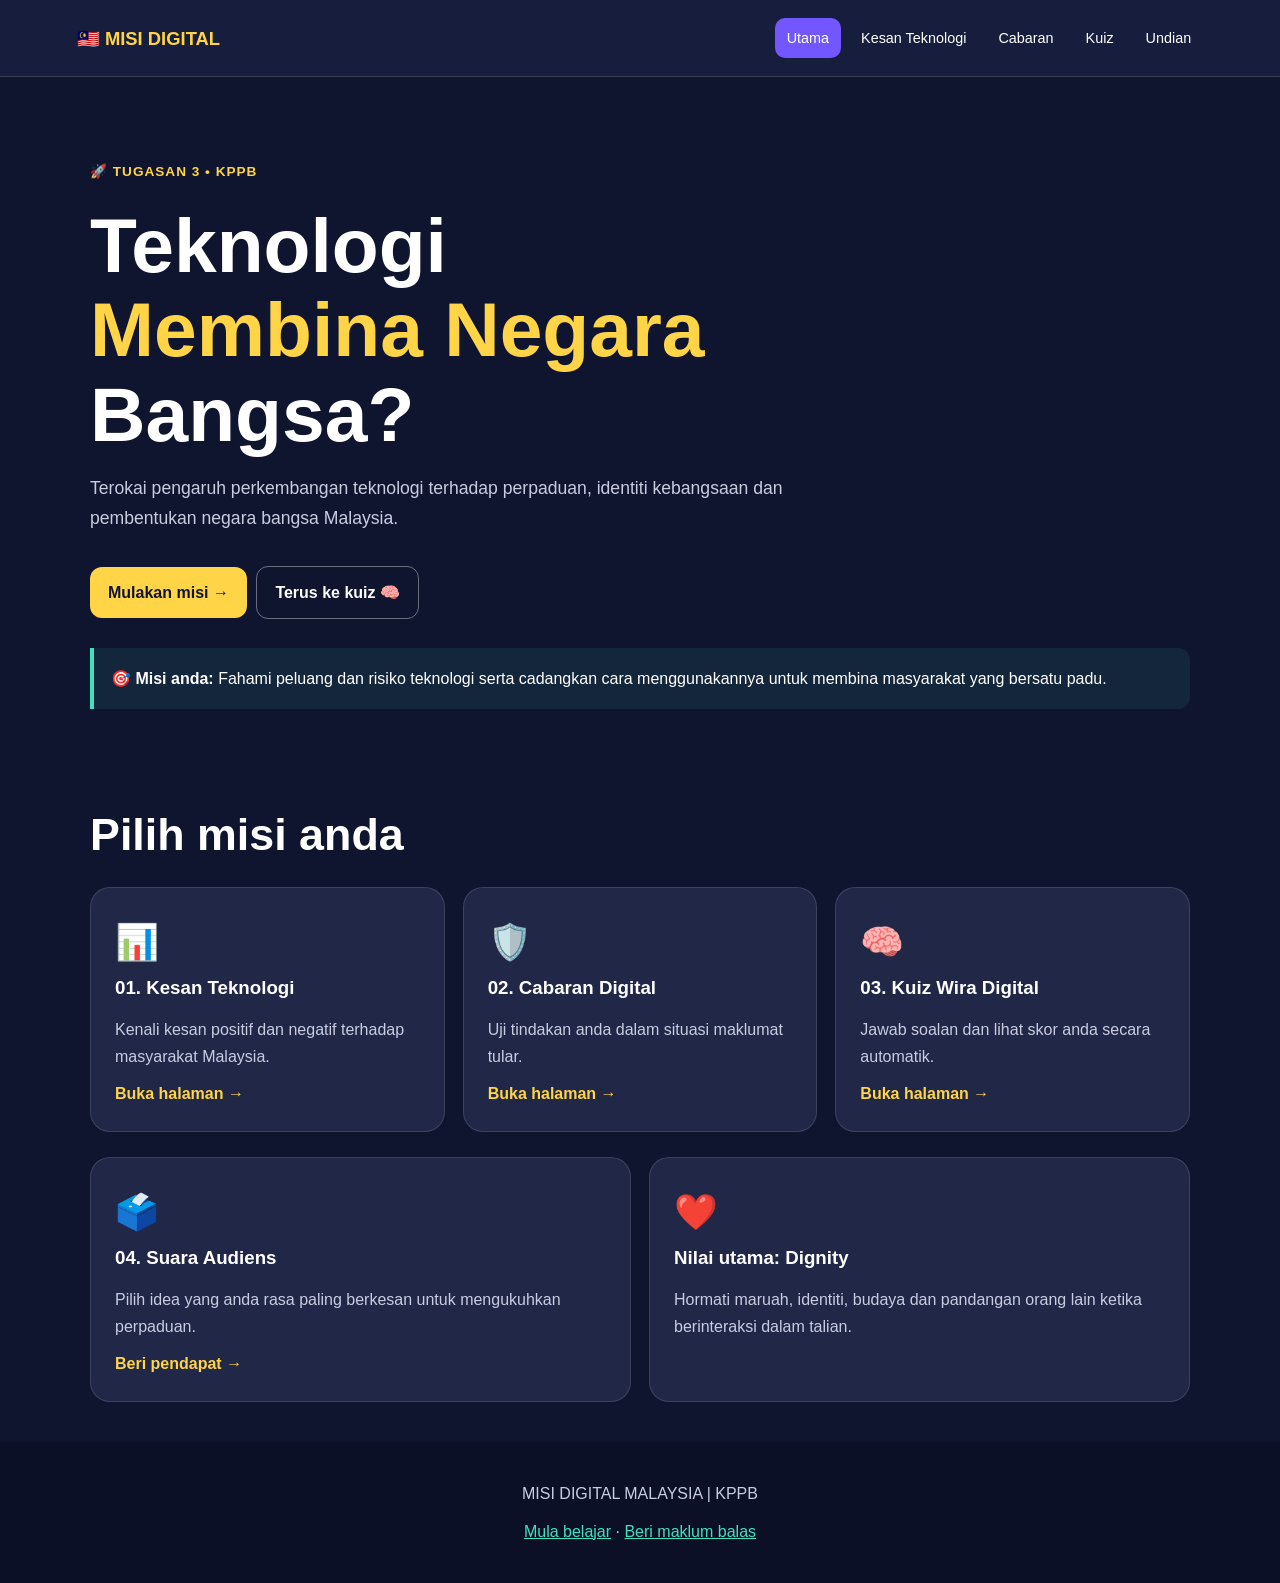
<file: index.html>
<!DOCTYPE html>
<html lang="ms">
<head>
<meta charset="UTF-8">
<meta name="viewport" content="width=device-width, initial-scale=1">
<title>Misi Digital Malaysia</title>
<link rel="stylesheet" href="style.css">
</head>
<body>
<header>
  <div class="logo">🇲🇾 MISI DIGITAL</div>
  <nav>
    <a class="active" href="index.html">Utama</a>
    <a href="kesan.html">Kesan Teknologi</a>
    <a href="cabaran.html">Cabaran</a>
    <a href="kuiz.html">Kuiz</a>
    <a href="undian.html">Undian</a>
  </nav>
</header>

<main>
<section class="hero">
  <span class="tag">🚀 TUGASAN 3 • KPPB</span>
  <h1>Teknologi<br><span class="highlight">Membina Negara</span><br>Bangsa?</h1>
  <p class="intro">
    Terokai pengaruh perkembangan teknologi terhadap perpaduan,
    identiti kebangsaan dan pembentukan negara bangsa Malaysia.
  </p>
  <a class="btn primary" href="kesan.html">Mulakan misi →</a>
  <a class="btn secondary" href="kuiz.html">Terus ke kuiz 🧠</a>

  <div class="notice">
    <strong>🎯 Misi anda:</strong>
    Fahami peluang dan risiko teknologi serta cadangkan cara
    menggunakannya untuk membina masyarakat yang bersatu padu.
  </div>
</section>

<h2>Pilih misi anda</h2>
<div class="grid">
  <a class="card" href="kesan.html" style="color:white;text-decoration:none">
    <div class="emoji">📊</div>
    <h3>01. Kesan Teknologi</h3>
    <p>Kenali kesan positif dan negatif terhadap masyarakat Malaysia.</p>
    <strong class="highlight">Buka halaman →</strong>
  </a>
  <a class="card" href="cabaran.html" style="color:white;text-decoration:none">
    <div class="emoji">🛡️</div>
    <h3>02. Cabaran Digital</h3>
    <p>Uji tindakan anda dalam situasi maklumat tular.</p>
    <strong class="highlight">Buka halaman →</strong>
  </a>
  <a class="card" href="kuiz.html" style="color:white;text-decoration:none">
    <div class="emoji">🧠</div>
    <h3>03. Kuiz Wira Digital</h3>
    <p>Jawab soalan dan lihat skor anda secara automatik.</p>
    <strong class="highlight">Buka halaman →</strong>
  </a>
</div>

<div class="grid two">
  <a class="card" href="undian.html" style="color:white;text-decoration:none">
    <div class="emoji">🗳️</div>
    <h3>04. Suara Audiens</h3>
    <p>Pilih idea yang anda rasa paling berkesan untuk mengukuhkan perpaduan.</p>
    <strong class="highlight">Beri pendapat →</strong>
  </a>
  <article class="card">
    <div class="emoji">❤️</div>
    <h3>Nilai utama: Dignity</h3>
    <p>Hormati maruah, identiti, budaya dan pandangan orang lain ketika berinteraksi dalam talian.</p>
  </article>
</div>
</main>

<footer>
  <p>MISI DIGITAL MALAYSIA | KPPB</p>
  <p><a href="kesan.html">Mula belajar</a> · <a href="undian.html">Beri maklum balas</a></p>
</footer>
</body>
</html>
</file>
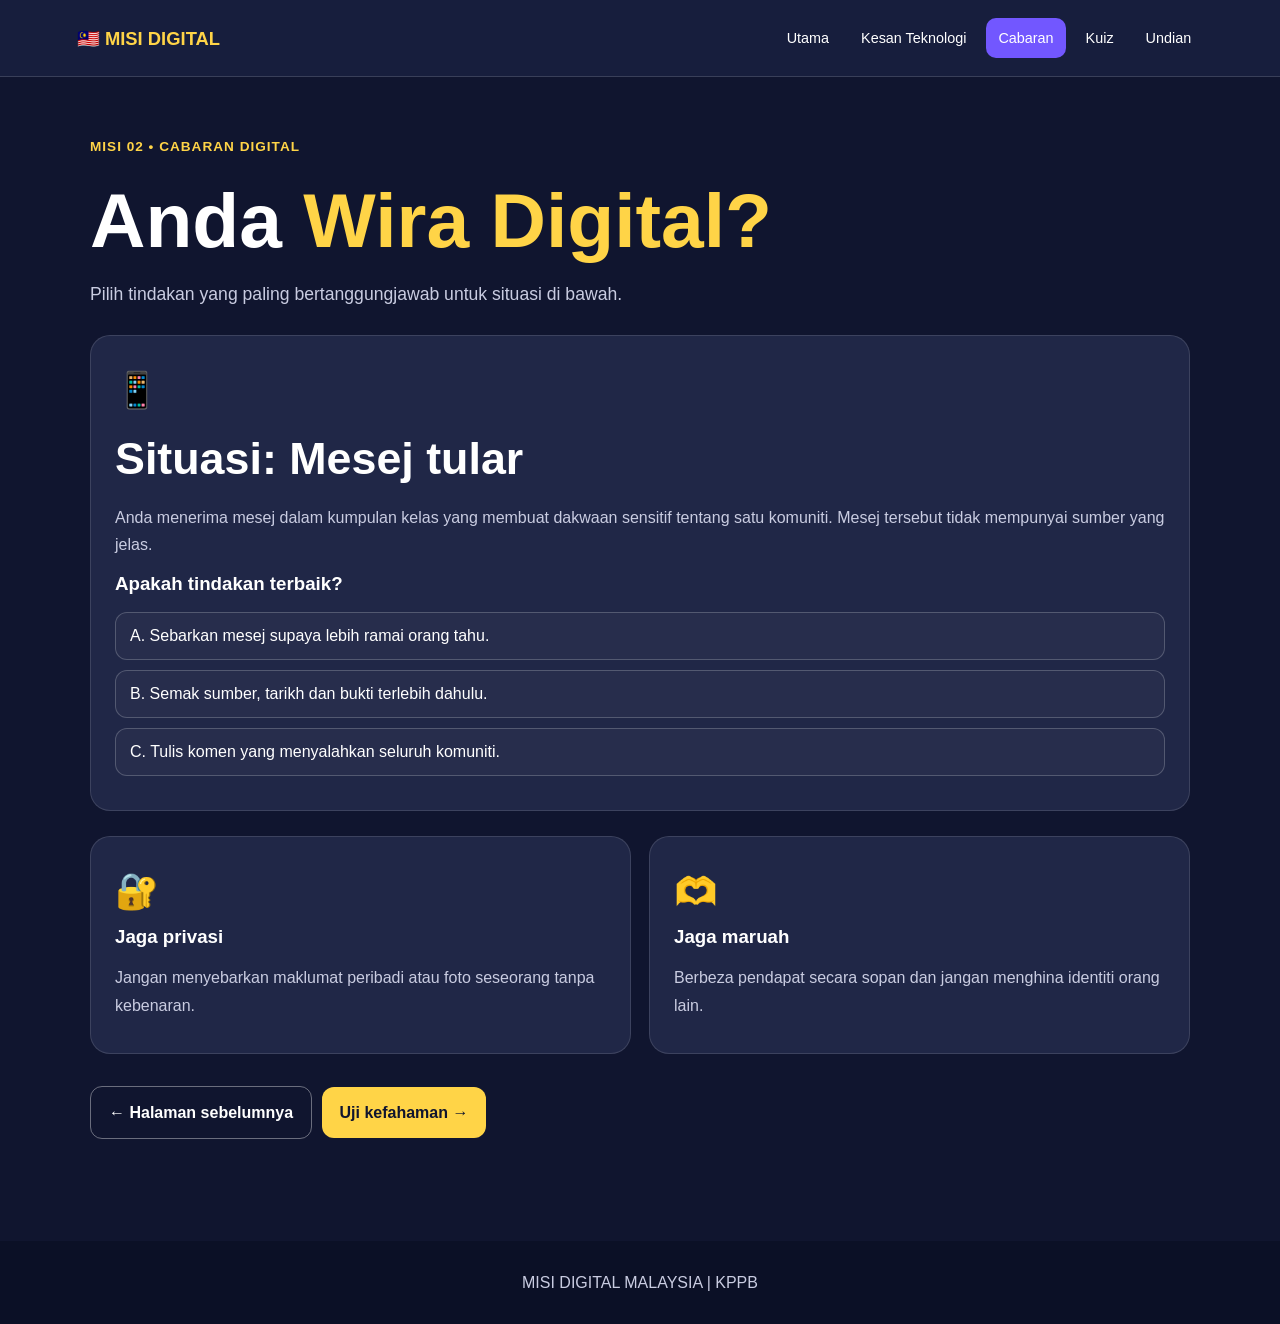
<file: cabaran.html>
<!DOCTYPE html>
<html lang="ms">
<head>
<meta charset="UTF-8">
<meta name="viewport" content="width=device-width, initial-scale=1">
<title>Cabaran Digital</title>
<link rel="stylesheet" href="style.css">
</head>
<body>
<header>
  <div class="logo">🇲🇾 MISI DIGITAL</div>
  <nav>
    <a href="index.html">Utama</a>
    <a href="kesan.html">Kesan Teknologi</a>
    <a class="active" href="cabaran.html">Cabaran</a>
    <a href="kuiz.html">Kuiz</a>
    <a href="undian.html">Undian</a>
  </nav>
</header>

<main class="page-content">
  <span class="tag">MISI 02 • CABARAN DIGITAL</span>
  <h1>Anda <span class="highlight">Wira Digital?</span></h1>
  <p class="intro">Pilih tindakan yang paling bertanggungjawab untuk situasi di bawah.</p>

  <div class="card">
    <div class="emoji">📱</div>
    <h2>Situasi: Mesej tular</h2>
    <p>
      Anda menerima mesej dalam kumpulan kelas yang membuat dakwaan sensitif
      tentang satu komuniti. Mesej tersebut tidak mempunyai sumber yang jelas.
    </p>
    <h3>Apakah tindakan terbaik?</h3>

    <button class="option" onclick="caseAnswer(1)">A. Sebarkan mesej supaya lebih ramai orang tahu.</button>
    <button class="option" onclick="caseAnswer(2)">B. Semak sumber, tarikh dan bukti terlebih dahulu.</button>
    <button class="option" onclick="caseAnswer(3)">C. Tulis komen yang menyalahkan seluruh komuniti.</button>

    <p id="caseResult" aria-live="polite"></p>
  </div>

  <div class="grid two">
    <article class="card">
      <div class="emoji">🔐</div>
      <h3>Jaga privasi</h3>
      <p>Jangan menyebarkan maklumat peribadi atau foto seseorang tanpa kebenaran.</p>
    </article>
    <article class="card">
      <div class="emoji">🫶</div>
      <h3>Jaga maruah</h3>
      <p>Berbeza pendapat secara sopan dan jangan menghina identiti orang lain.</p>
    </article>
  </div>

  <a class="btn secondary" href="kesan.html">← Halaman sebelumnya</a>
  <a class="btn primary" href="kuiz.html">Uji kefahaman →</a>
</main>

<footer>MISI DIGITAL MALAYSIA | KPPB</footer>

<script>
function caseAnswer(choice) {
  const result = document.getElementById("caseResult");

  if (choice === 2) {
    result.innerHTML = "<strong style='color:var(--teal)'>✅ Betul!</strong> Semak maklumat sebelum berkongsi dan elakkan membuat tuduhan tanpa bukti.";
  } else {
    result.innerHTML = "<strong style='color:var(--pink)'>Cuba lagi.</strong> Menyebarkan dakwaan yang belum disahkan boleh menyebabkan salah faham dan menjejaskan keharmonian.";
  }
}
</script>
</body>
</html>
</file>
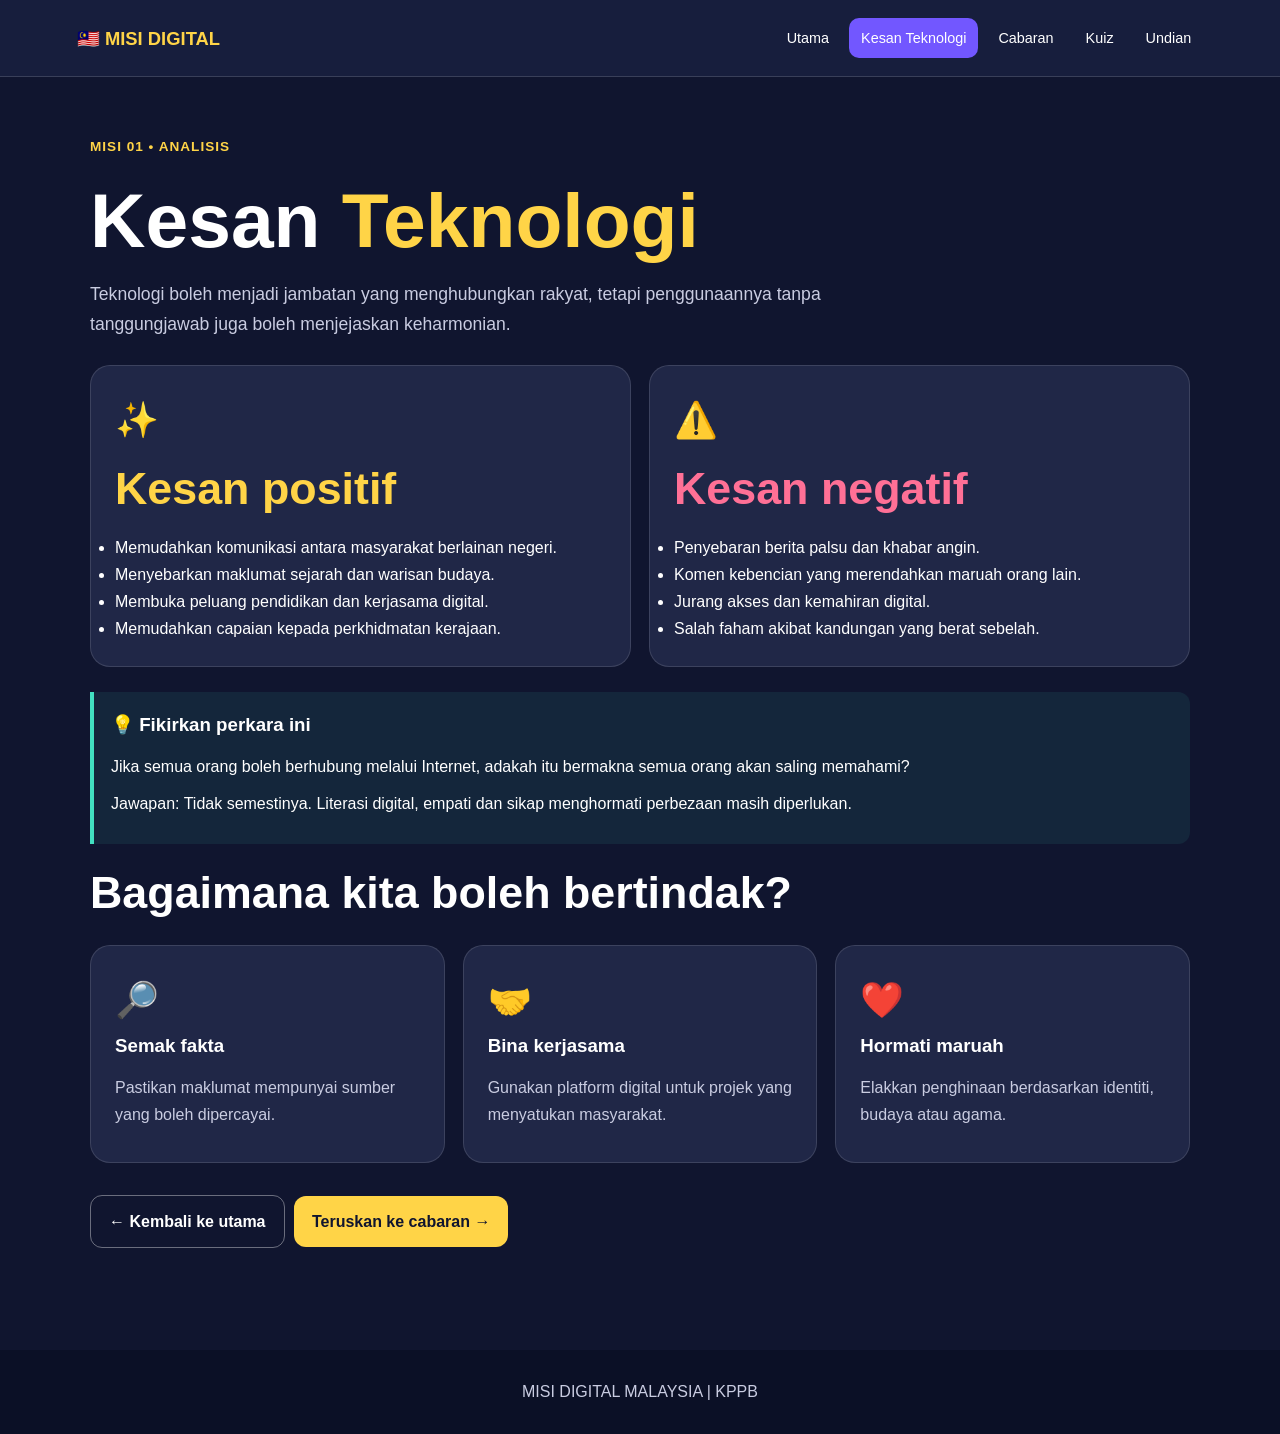
<file: kesan.html>
<!DOCTYPE html>
<html lang="ms">
<head>
<meta charset="UTF-8">
<meta name="viewport" content="width=device-width, initial-scale=1">
<title>Kesan Teknologi</title>
<link rel="stylesheet" href="style.css">
</head>
<body>
<header>
  <div class="logo">🇲🇾 MISI DIGITAL</div>
  <nav>
    <a href="index.html">Utama</a>
    <a class="active" href="kesan.html">Kesan Teknologi</a>
    <a href="cabaran.html">Cabaran</a>
    <a href="kuiz.html">Kuiz</a>
    <a href="undian.html">Undian</a>
  </nav>
</header>

<main class="page-content">
  <span class="tag">MISI 01 • ANALISIS</span>
  <h1>Kesan <span class="highlight">Teknologi</span></h1>
  <p class="intro">
    Teknologi boleh menjadi jambatan yang menghubungkan rakyat,
    tetapi penggunaannya tanpa tanggungjawab juga boleh menjejaskan keharmonian.
  </p>

  <div class="grid two">
    <article class="card">
      <div class="emoji">✨</div>
      <h2 class="highlight">Kesan positif</h2>
      <ul>
        <li>Memudahkan komunikasi antara masyarakat berlainan negeri.</li>
        <li>Menyebarkan maklumat sejarah dan warisan budaya.</li>
        <li>Membuka peluang pendidikan dan kerjasama digital.</li>
        <li>Memudahkan capaian kepada perkhidmatan kerajaan.</li>
      </ul>
    </article>
    <article class="card">
      <div class="emoji">⚠️</div>
      <h2 style="color:var(--pink)">Kesan negatif</h2>
      <ul>
        <li>Penyebaran berita palsu dan khabar angin.</li>
        <li>Komen kebencian yang merendahkan maruah orang lain.</li>
        <li>Jurang akses dan kemahiran digital.</li>
        <li>Salah faham akibat kandungan yang berat sebelah.</li>
      </ul>
    </article>
  </div>

  <div class="notice">
    <h3>💡 Fikirkan perkara ini</h3>
    <p>Jika semua orang boleh berhubung melalui Internet, adakah itu bermakna semua orang akan saling memahami?</p>
    <p>Jawapan: Tidak semestinya. Literasi digital, empati dan sikap menghormati perbezaan masih diperlukan.</p>
  </div>

  <h2>Bagaimana kita boleh bertindak?</h2>
  <div class="grid">
    <article class="card"><div class="emoji">🔎</div><h3>Semak fakta</h3><p>Pastikan maklumat mempunyai sumber yang boleh dipercayai.</p></article>
    <article class="card"><div class="emoji">🤝</div><h3>Bina kerjasama</h3><p>Gunakan platform digital untuk projek yang menyatukan masyarakat.</p></article>
    <article class="card"><div class="emoji">❤️</div><h3>Hormati maruah</h3><p>Elakkan penghinaan berdasarkan identiti, budaya atau agama.</p></article>
  </div>

  <a class="btn secondary" href="index.html">← Kembali ke utama</a>
  <a class="btn primary" href="cabaran.html">Teruskan ke cabaran →</a>
</main>

<footer>MISI DIGITAL MALAYSIA | KPPB</footer>
</body>
</html>
</file>
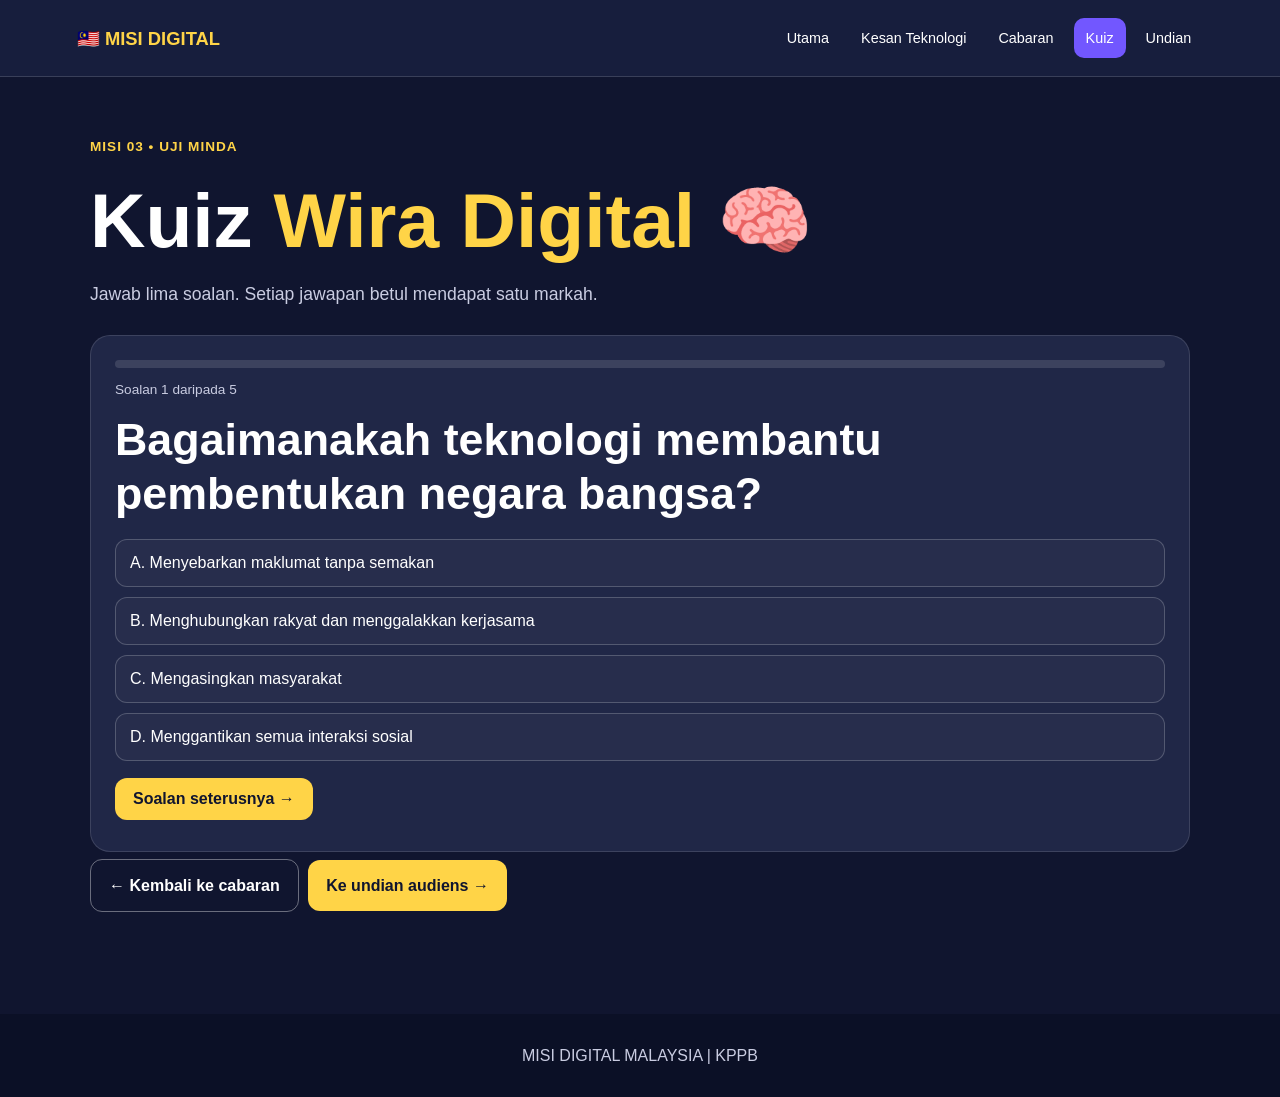
<file: kuiz.html>
<!DOCTYPE html>
<html lang="ms">
<head>
<meta charset="UTF-8">
<meta name="viewport" content="width=device-width, initial-scale=1">
<title>Kuiz Wira Digital</title>
<link rel="stylesheet" href="style.css">
</head>
<body>
<header>
  <div class="logo">🇲🇾 MISI DIGITAL</div>
  <nav>
    <a href="index.html">Utama</a>
    <a href="kesan.html">Kesan Teknologi</a>
    <a href="cabaran.html">Cabaran</a>
    <a class="active" href="kuiz.html">Kuiz</a>
    <a href="undian.html">Undian</a>
  </nav>
</header>

<main class="page-content">
  <span class="tag">MISI 03 • UJI MINDA</span>
  <h1>Kuiz <span class="highlight">Wira Digital</span> 🧠</h1>
  <p class="intro">Jawab lima soalan. Setiap jawapan betul mendapat satu markah.</p>

  <div class="card">
    <div style="height:8px;background:#ffffff20;border-radius:10px;overflow:hidden">
      <div id="progress" style="height:100%;width:0;background:var(--teal);transition:width .3s"></div>
    </div>
    <p id="count" class="small">Soalan 1 daripada 5</p>
    <h2 id="question">Soalan akan dipaparkan di sini.</h2>
    <div id="options"></div>
    <p id="feedback" aria-live="polite"></p>
    <button class="btn primary" id="next" onclick="nextQuestion()" disabled>Soalan seterusnya →</button>
    <div id="result"></div>
  </div>

  <a class="btn secondary" href="cabaran.html">← Kembali ke cabaran</a>
  <a class="btn primary" href="undian.html">Ke undian audiens →</a>
</main>

<footer>MISI DIGITAL MALAYSIA | KPPB</footer>
<script src="script.js"></script>
</body>
</html>
</file>
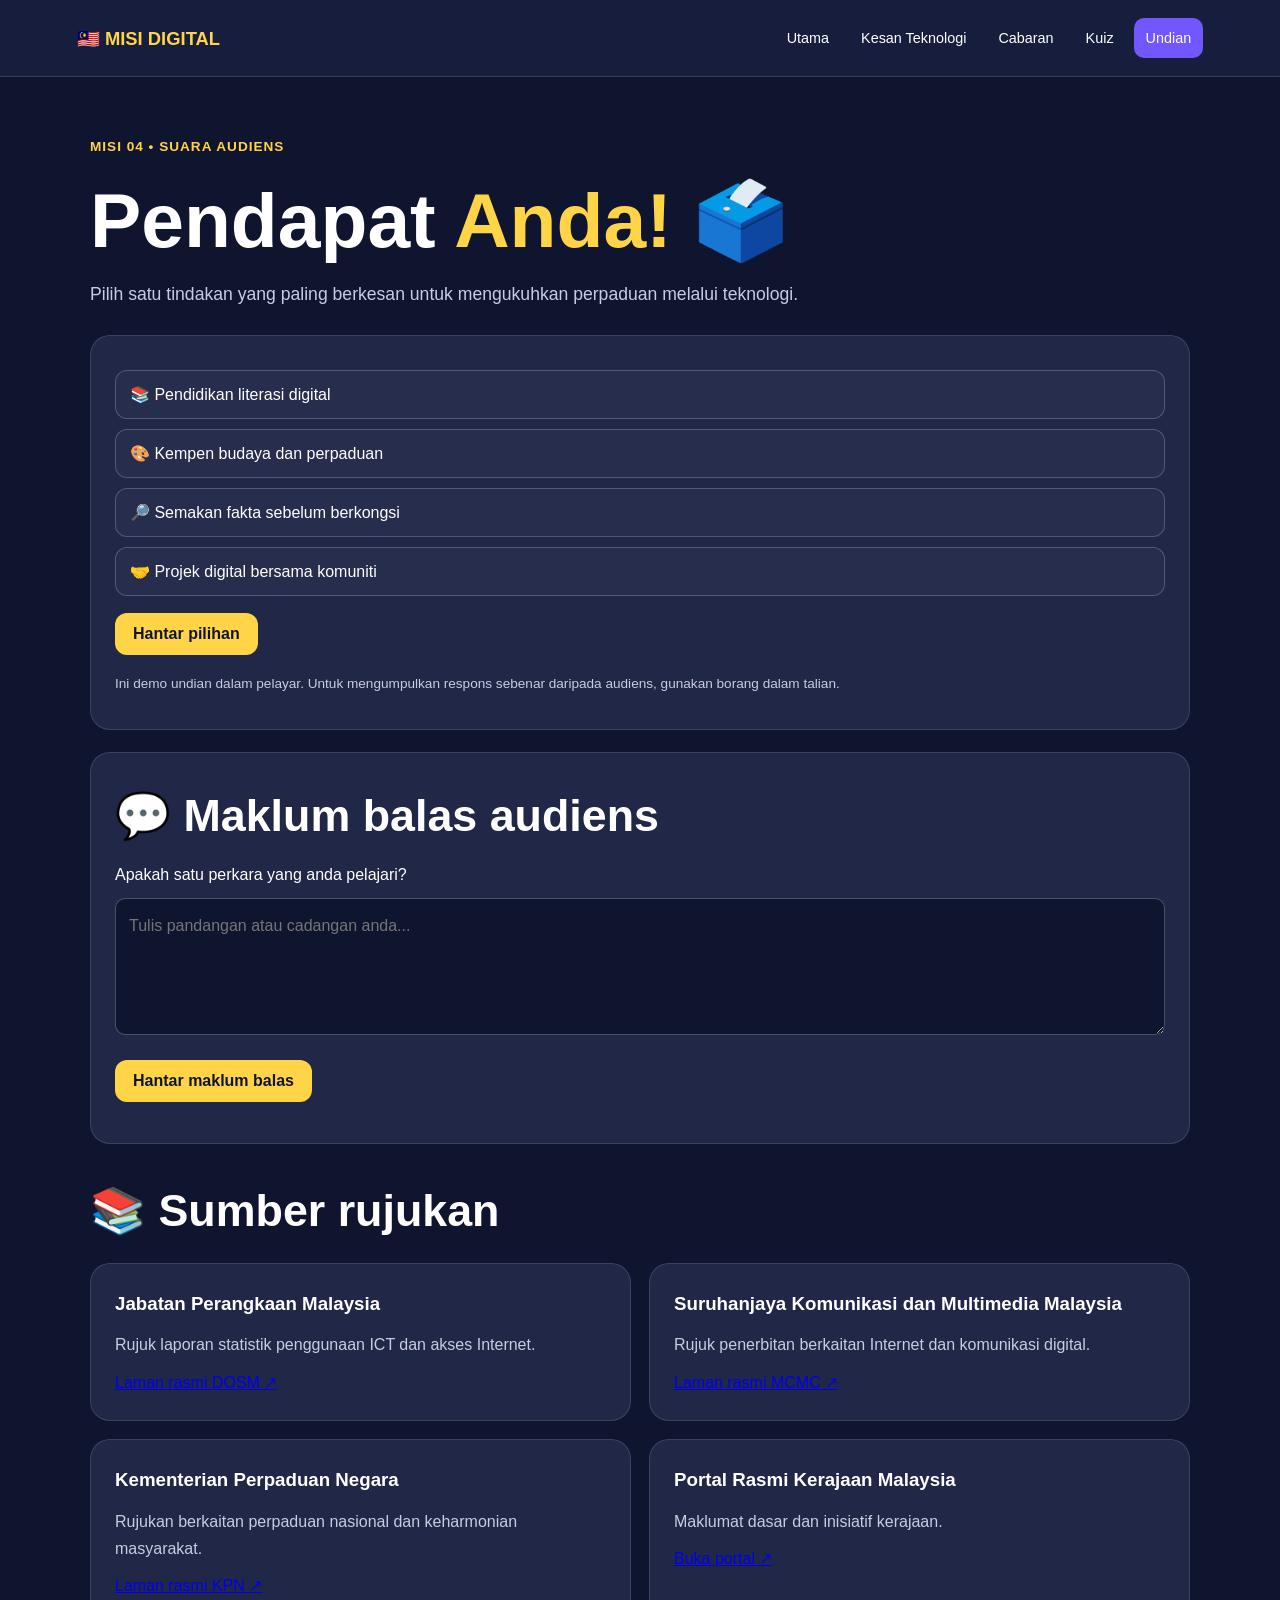
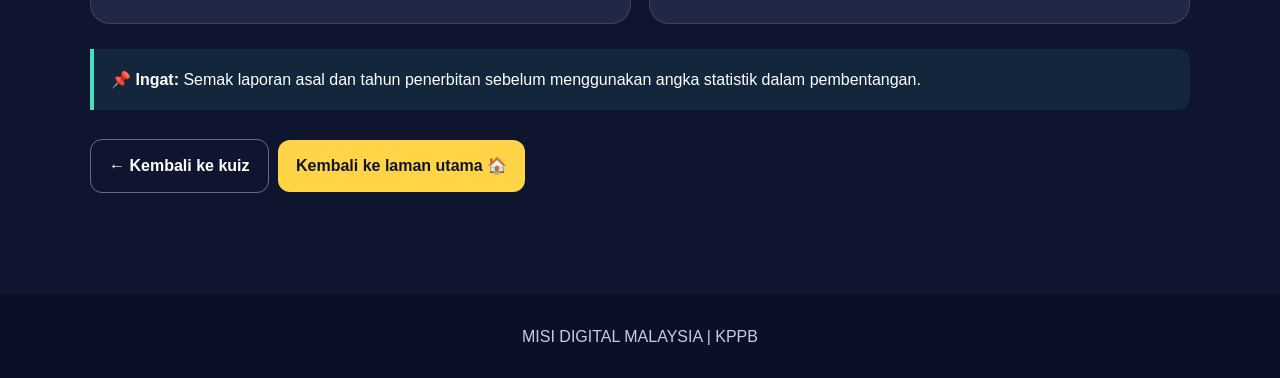
<file: undian.html>
<!DOCTYPE html>
<html lang="ms">
<head>
<meta charset="UTF-8">
<meta name="viewport" content="width=device-width, initial-scale=1">
<title>Suara Audiens</title>
<link rel="stylesheet" href="style.css">
</head>
<body>
<header>
  <div class="logo">🇲🇾 MISI DIGITAL</div>
  <nav>
    <a href="index.html">Utama</a>
    <a href="kesan.html">Kesan Teknologi</a>
    <a href="cabaran.html">Cabaran</a>
    <a href="kuiz.html">Kuiz</a>
    <a class="active" href="undian.html">Undian</a>
  </nav>
</header>

<main class="page-content">
  <span class="tag">MISI 04 • SUARA AUDIENS</span>
  <h1>Pendapat <span class="highlight">Anda!</span> 🗳️</h1>
  <p class="intro">Pilih satu tindakan yang paling berkesan untuk mengukuhkan perpaduan melalui teknologi.</p>

  <div class="card">
    <button class="option vote-option" onclick="selectVote(this,'Pendidikan literasi digital')">📚 Pendidikan literasi digital</button>
    <button class="option vote-option" onclick="selectVote(this,'Kempen budaya dan perpaduan')">🎨 Kempen budaya dan perpaduan</button>
    <button class="option vote-option" onclick="selectVote(this,'Semakan fakta sebelum berkongsi')">🔎 Semakan fakta sebelum berkongsi</button>
    <button class="option vote-option" onclick="selectVote(this,'Projek digital bersama komuniti')">🤝 Projek digital bersama komuniti</button>

    <p id="voteMessage" aria-live="polite"></p>
    <button class="btn primary" onclick="submitVote()">Hantar pilihan</button>
    <p class="small">Ini demo undian dalam pelayar. Untuk mengumpulkan respons sebenar daripada audiens, gunakan borang dalam talian.</p>
  </div>

  <div class="card" style="margin-top:22px">
    <h2>💬 Maklum balas audiens</h2>
    <label for="comment">Apakah satu perkara yang anda pelajari?</label>
    <textarea id="comment" rows="4" placeholder="Tulis pandangan atau cadangan anda..."></textarea>
    <button class="btn primary" onclick="submitFeedback()">Hantar maklum balas</button>
    <p id="commentMessage" aria-live="polite"></p>
  </div>

  <h2 style="margin-top:40px">📚 Sumber rujukan</h2>
  <div class="grid two">
    <article class="card">
      <h3>Jabatan Perangkaan Malaysia</h3>
      <p>Rujuk laporan statistik penggunaan ICT dan akses Internet.</p>
      <a href="https://www.dosm.gov.my/" target="_blank" rel="noopener">Laman rasmi DOSM ↗</a>
    </article>
    <article class="card">
      <h3>Suruhanjaya Komunikasi dan Multimedia Malaysia</h3>
      <p>Rujuk penerbitan berkaitan Internet dan komunikasi digital.</p>
      <a href="https://www.mcmc.gov.my/" target="_blank" rel="noopener">Laman rasmi MCMC ↗</a>
    </article>
    <article class="card">
      <h3>Kementerian Perpaduan Negara</h3>
      <p>Rujukan berkaitan perpaduan nasional dan keharmonian masyarakat.</p>
      <a href="https://www.perpaduan.gov.my/" target="_blank" rel="noopener">Laman rasmi KPN ↗</a>
    </article>
    <article class="card">
      <h3>Portal Rasmi Kerajaan Malaysia</h3>
      <p>Maklumat dasar dan inisiatif kerajaan.</p>
      <a href="https://www.malaysia.gov.my/" target="_blank" rel="noopener">Buka portal ↗</a>
    </article>
  </div>

  <div class="notice">
    <strong>📌 Ingat:</strong> Semak laporan asal dan tahun penerbitan sebelum menggunakan angka statistik dalam pembentangan.
  </div>

  <a class="btn secondary" href="kuiz.html">← Kembali ke kuiz</a>
  <a class="btn primary" href="index.html">Kembali ke laman utama 🏠</a>
</main>

<footer>MISI DIGITAL MALAYSIA | KPPB</footer>
<script src="script.js"></script>
</body>
</html>
</file>
<file: style.css>
* {
  box-sizing: border-box;
  margin: 0;
  padding: 0;
}

:root {
  --bg: #10152f;
  --panel: #202747;
  --purple: #7257ff;
  --yellow: #ffd447;
  --teal: #42e0c1;
  --pink: #ff7096;
  --white: #ffffff;
  --muted: #c9cce1;
}

html { scroll-behavior: smooth; }

body {
  font-family: Arial, sans-serif;
  background: var(--bg);
  color: var(--white);
  line-height: 1.7;
}

header {
  background: #171e3d;
  padding: 18px 6%;
  display: flex;
  justify-content: space-between;
  align-items: center;
  flex-wrap: wrap;
  gap: 12px;
  border-bottom: 1px solid #ffffff25;
}

.logo {
  font-weight: 900;
  color: var(--yellow);
  font-size: 1.15rem;
}

nav {
  display: flex;
  gap: 8px;
  flex-wrap: wrap;
}

nav a {
  color: white;
  text-decoration: none;
  padding: 8px 12px;
  border-radius: 10px;
  font-size: .9rem;
}

nav a:hover, nav a.active {
  background: var(--purple);
}

main {
  width: min(1100px, 90%);
  margin: auto;
  min-height: 75vh;
}

.hero {
  padding: 80px 0 65px;
  animation: appear .65s ease;
}

.page-content {
  padding: 55px 0;
  animation: appear .5s ease;
}

.tag {
  color: var(--yellow);
  font-size: .85rem;
  font-weight: bold;
  letter-spacing: 1px;
}

h1 {
  font-size: clamp(2.5rem, 7vw, 4.8rem);
  line-height: 1.1;
  margin: 18px 0;
}

h2 {
  font-size: clamp(1.8rem, 4vw, 2.8rem);
  line-height: 1.2;
  margin: 12px 0 18px;
}

h3 { margin-bottom: 12px; }

p { margin: 10px 0; }

.highlight { color: var(--yellow); }

.intro {
  max-width: 760px;
  color: var(--muted);
  font-size: 1.1rem;
  margin-bottom: 25px;
}

.grid {
  display: grid;
  grid-template-columns: repeat(3, minmax(0, 1fr));
  gap: 18px;
  margin: 25px 0;
}

.grid.two {
  grid-template-columns: repeat(2, minmax(0, 1fr));
}

.card {
  background: var(--panel);
  border: 1px solid #ffffff20;
  padding: 24px;
  border-radius: 20px;
  transition: transform .2s, border-color .2s;
}

.card:hover {
  transform: translateY(-5px);
  border-color: var(--teal);
}

.emoji { font-size: 2.2rem; }

.card p, .muted { color: var(--muted); }

.btn {
  display: inline-block;
  padding: 12px 18px;
  margin: 7px 5px 7px 0;
  border-radius: 12px;
  text-decoration: none;
  font-weight: bold;
  border: 0;
  cursor: pointer;
  transition: transform .2s;
  font-size: 1rem;
}

.btn:hover { transform: translateY(-3px); }

.primary {
  background: var(--yellow);
  color: var(--bg);
}

.secondary {
  border: 1px solid #ffffff60;
  color: white;
  background: transparent;
}

.option {
  display: block;
  width: 100%;
  padding: 14px;
  margin: 10px 0;
  background: #ffffff08;
  border: 1px solid #ffffff35;
  border-radius: 12px;
  color: white;
  text-align: left;
  cursor: pointer;
  font-size: 1rem;
}

.option:hover:not(:disabled) {
  border-color: var(--yellow);
}

.option.correct {
  background: #42e0c125;
  border-color: var(--teal);
}

.option.wrong {
  background: #ff709625;
  border-color: var(--pink);
}

.option:disabled { cursor: default; }

.notice {
  background: #42e0c115;
  border-left: 4px solid var(--teal);
  border-radius: 0 12px 12px 0;
  padding: 17px;
  margin: 22px 0;
}

.stat {
  font-size: 2rem;
  color: var(--yellow);
  font-weight: 900;
}

.small {
  color: var(--muted);
  font-size: .85rem;
}

input, textarea {
  display: block;
  width: 100%;
  padding: 13px;
  border-radius: 10px;
  border: 1px solid #ffffff40;
  background: #10152f;
  color: white;
  font: inherit;
  margin: 10px 0 18px;
}

footer {
  background: #0b1026;
  text-align: center;
  padding: 28px 6%;
  color: var(--muted);
  margin-top: 40px;
}

footer a { color: var(--teal); }

@keyframes appear {
  from { opacity: 0; transform: translateY(12px); }
  to { opacity: 1; transform: translateY(0); }
}

@media (max-width: 720px) {
  header { align-items: flex-start; flex-direction: column; }
  .grid, .grid.two { grid-template-columns: 1fr; }
  .hero { padding-top: 55px; }
}
</file>
